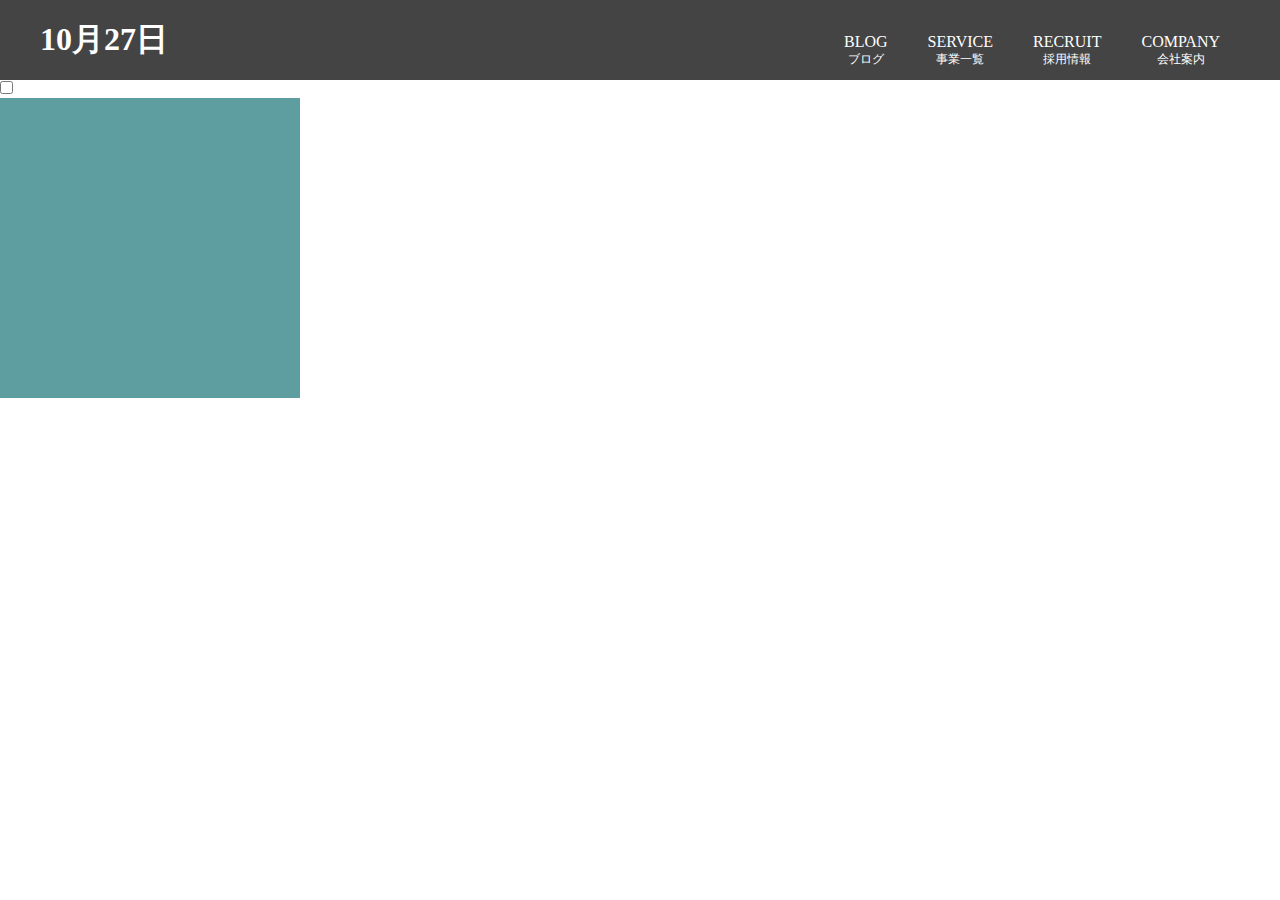
<file: index.html>
<!DOCTYPE html>
<html lang="en">

<head>
    <meta charset="UTF-8">
    <meta name="viewport" content="width=device-width, initial-scale=1.0">
    <title>GithubPagesのトップページ</title>
    <link rel="stylesheet" href="css/style.css">
    <style>
        .box0 {
            width: 300px;
            height: 300px;
            background-color: cadetblue;
        }


        #check0:checked~.box0 {
            background-color: coral;
            animation: move 5s;
        }

        /* :checkedは擬似クラス
         ::は擬似要素 */

        /* ＋は弟（inputから見て1個下の兄弟。今回はlabel ）
         ~は（下の兄弟要素） */

        @keyframes move {
            0% {
                transform: translate(0, 0);
            }

            25% {
                transform: translate(500px, 0);
            }

            50% {
                transform: translate(500px, 400px);
            }

            75% {
                transform: translate(0, 400px) rotate(0);
            }

            100% {
                transform: translate(0, 0) rotate(360deg);
            }
        }



        /* ーーーーーーーーーーーーーーー以下ハンバーガーメニューーーーーーーーーーーーーーーーー */
    </style>



</head>

<body>

    <!-- 本日やる事
    1：Github Page か下層ページにデータをアップしてブラウザに日付を表示できるか
    2：input type="checkbox"を使用してハンバーガーメニューが作成できるか -->



    <header>
        <h1>10月27日</h1>




        <!-- /* ーーーーーーーーーーーーーーー以下ハンバーガーメニューーーーーーーーーーーーーーーーー */ -->





        <input type="checkbox" id="check">
        <label for="check">
            <p class="btn"><span></span></p>
        </label>




        <nav class="g-nav">

            <ul>
                <li><a href="#">BLOG<span>ブログ</span></a></li>
                <li><a href="#">SERVICE<span>事業一覧</span></a></li>
                <li><a href="#">RECRUIT<span>採用情報</span></a></li>
                <li><a href="#">COMPANY<span>会社案内</span></a></li>
            </ul>
        </nav>

    </header>

    <!-- /* ーーーーーーーーーーーーーーーここまでハンバーガーメニューーーーーーーーーーーーーーーーー */ -->





    <input type="checkbox" id="check0">
    <label for="check0">
        <p>ボタン</p>
    </label>

    <div class="box0"></div>

</body>

</html>
</file>
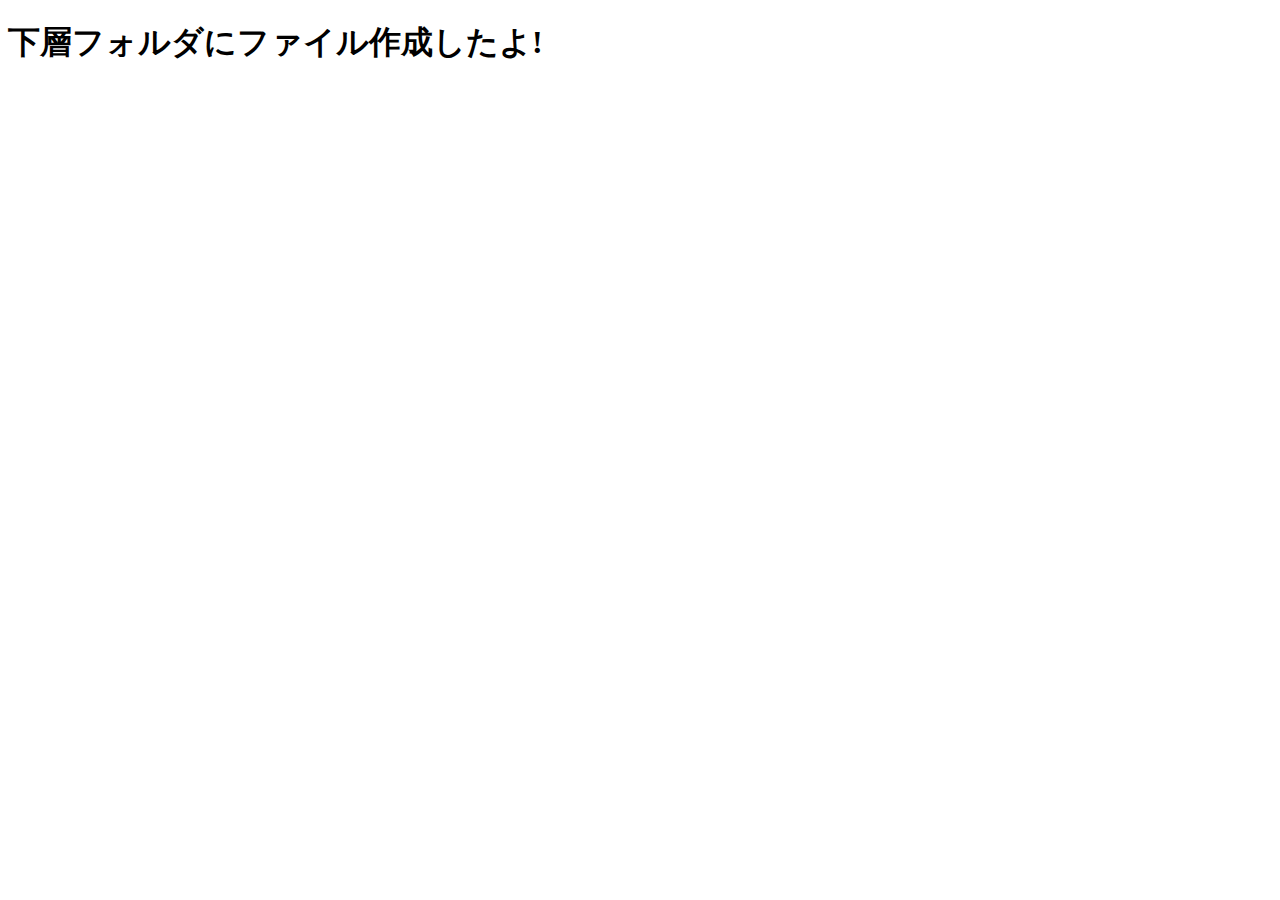
<file: 0825/index.html>
<!DOCTYPE html>
<html lang="ja">
<head>
    <meta charset="UTF-8">
    <meta name="viewport" content="width=device-width, initial-scale=1.0">
    <title>下層フォルダにファイル作成したよ</title>
</head>
<body>
    <h1>下層フォルダにファイル作成したよ!</h1>
</body>
</html>
</file>
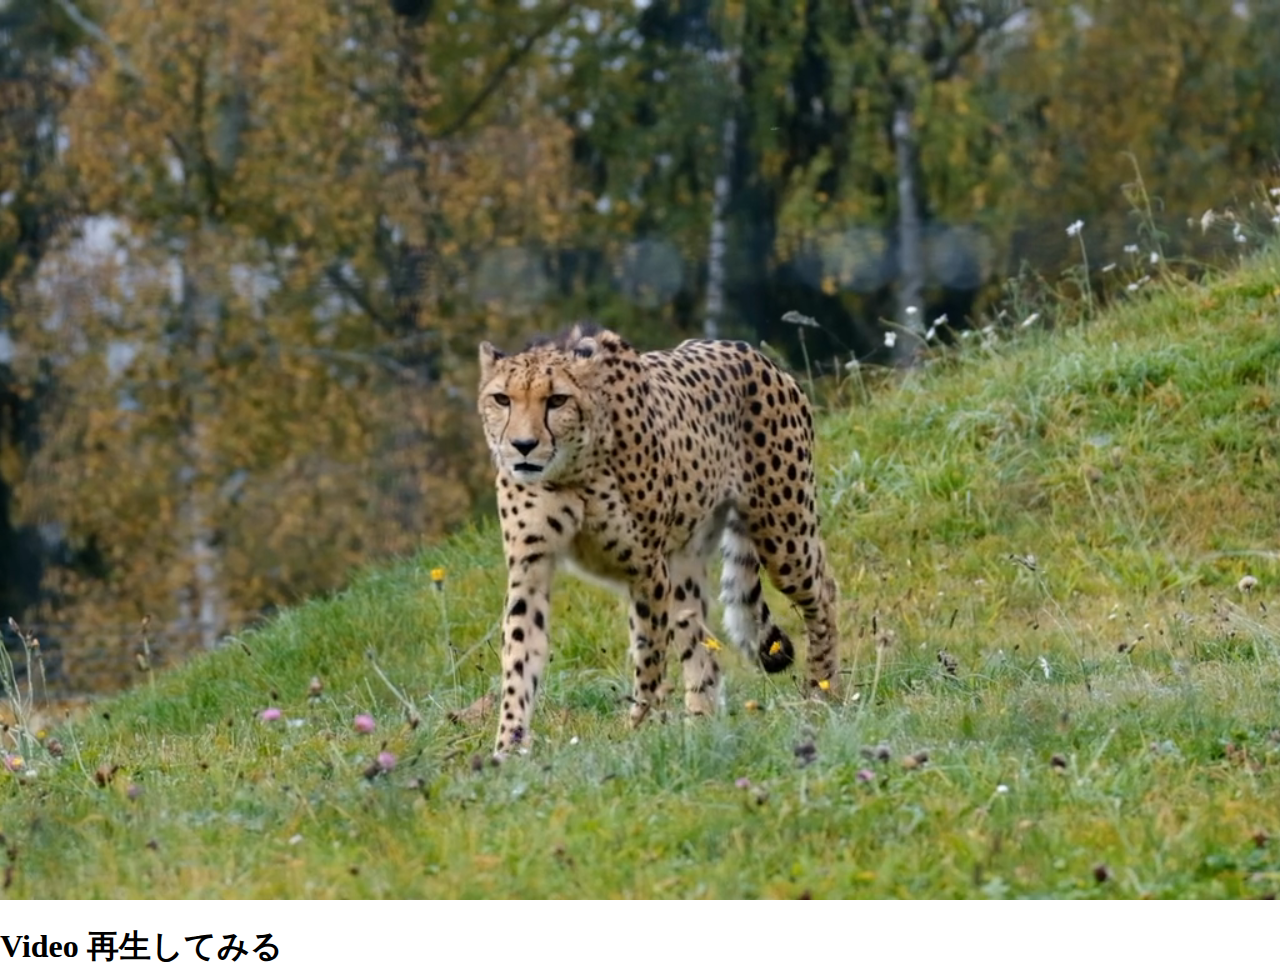
<file: video/index.html>
<!DOCTYPE html>
<html lang="ja">
<head>
    <meta charset="UTF-8">
    <meta name="viewport" content="width=device-width, initial-scale=1.0">
    <title>github_pageに動画をアップしてみる</title>

    <style>
        html,body{
            margin: 0;
            padding: 0;
        }

        .box{
            width: 100%;
            height: 100vh;
        }

        video{
            object-fit: cover;
            width: 100%;
            height: 100%;
        }


    </style>



</head>
<body>
    

    <div class="box">
        <video src="img/Cheetah.mp4" alt="" loop muted autoplay></video>

        <h1>Video 再生してみる</h1>

    </div>



</body>
</html>
</file>
<file: css/style.css>
@charset "utf-8";

/* ress.css • v1.2.2* MIT License* github.com/filipelinhares/ress*/html{box-sizing:border-box;-webkit-text-size-adjust:100%}*,:after,:before{background-repeat:no-repeat;box-sizing:inherit}:after,:before{text-decoration:inherit;vertical-align:inherit}*{padding:0;margin:0;box-sizing:border-box}audio:not([controls]){display:none;height:0}hr{overflow:visible}article,aside,details,figcaption,figure,footer,header,main,menu,nav,section,summary{display:block}summary{display:list-item}small{font-size:80%}[hidden],template{display:none}abbr[title]{border-bottom:1px dotted;text-decoration:none}a{background-color:transparent;-webkit-text-decoration-skip:objects}a:active,a:hover{outline-width:0}code,kbd,pre,samp{font-family:monospace,monospace}b,strong{font-weight:bolder}dfn{font-style:italic}mark{background-color:#ff0;color:#000}sub,sup{font-size:75%;line-height:0;position:relative;vertical-align:baseline}sub{bottom:-.25em}sup{top:-.5em}input{border-radius:0}[role=button],[type=button],[type=reset],[type=submit],button{cursor:pointer}[disabled]{cursor:default}[type=number]{width:auto}[type=search]{-webkit-appearance:textfield}[type=search]::-webkit-search-cancel-button,[type=search]::-webkit-search-decoration{-webkit-appearance:none}textarea{overflow:auto;resize:vertical}button,input,optgroup,select,textarea{font:inherit}optgroup{font-weight:700}button{overflow:visible}[type=button]::-moz-focus-inner,[type=reset]::-moz-focus-inner,[type=submit]::-moz-focus-inner,button::-moz-focus-inner{border-style:0;padding:0}[type=button]::-moz-focus-inner,[type=reset]::-moz-focus-inner,[type=submit]::-moz-focus-inner,button:-moz-focusring{outline:1px dotted ButtonText}[type=reset],[type=submit],button,html [type=button]{-webkit-appearance:button}button,select{text-transform:none}button,input,select,textarea{background-color:transparent;border-style:none;color:inherit}select{-moz-appearance:none;-webkit-appearance:none}select::-ms-expand{display:none}select::-ms-value{color:currentColor}legend{border:0;color:inherit;display:table;max-width:100%;white-space:normal}::-webkit-file-upload-button{-webkit-appearance:button;font:inherit}[type=search]{-webkit-appearance:textfield;outline-offset:-2px}img{border-style:none;vertical-align: bottom}progress{vertical-align:baseline}svg:not(:root){overflow:hidden}audio,canvas,progress,video{display:inline-block}@media screen{[hidden~=screen]{display:inherit}[hidden~=screen]:not(:active):not(:focus):not(:target){position:absolute!important;clip:rect(0 0 0 0)!important}}[aria-busy=true]{cursor:progress}[aria-controls]{cursor:pointer}[aria-disabled]{cursor:default}::-moz-selection{background-color:#b3d4fc;color:#000;text-shadow:none}::selection{background-color:#b3d4fc;color:#000;text-shadow:none}ul,ol{list-style:none;}a{text-decoration:none;}.wrapper{overflow:hidden;}body{overflow-y:scroll;}




/* PC用ナビゲーション */
    header{
        width: 100%;
        height: 80px;
        background-color: #444444;
        color:#FFF;
        display: flex;
        align-items: center;
        padding: 0 40px;
        justify-content: space-between;        
    }


    .g-nav>ul{
        display: flex;
        padding-top: 20px;
    }

    .g-nav li{
        margin: 0 20px;
    }

    .g-nav a{
        display: block;
        color: #FFF;
        text-align: center;
        
    }

    .g-nav a:hover{
        text-decoration: underline;
    }
    
    .g-nav a>span{
        display: block;
        font-size: 12px;

    }

    /* .g-nav a>span::before{
        display: block;
        content: "●";
        color: aquamarine;

    }


    .g-nav a:hover>span{
        transform: translate(0,10px);
    } */


    #check,label{
        display: none;
           
    }






/* SP用ナビゲーション */


@media (max-width:767px){
    label{
        display: block;
        
    }

    header{
        height: 60px;
        padding: 0 10px;
    }

    /* .btn{
     width: 50px;
     height: 50px;
    } */

    .btn>span{
        width: 30px;
        height: 3px;
        background-color: #FFF;
        position: absolute;
        top: 0;
        left: 0;
        right: 0;
        bottom: 0;
        margin: auto;
    }

    .btn>span::before{
        width: 30px;
        height: 3px;
        background-color: #FFF;
        position: absolute;
        top: -20px;
        left: 0;
        right: 0;
        bottom: 0;
        margin: auto;
    }

    .btn>span::after{
        width: 30px;
        height: 3px;
        background-color: #FFF;
        position: absolute;
        top: 0;
        left: 0;
        right: 0;
        bottom: -40px;
        margin: auto;
    }

    #check:checked+label span{
        background-color: transparent;
    }

    #check:checked+label span::before{
        top: 0;
        transform: rotate(45deg);
    }

    #check:checked+label span::after{
        bottom: 20px;
        transform: rotate(-45deg);
    }





    .g-nav{
        width: 100%;
        height: 60vh;
        position: fixed;
        top: 60px;
        left: 0;
        background-color: aquamarine;
        transform: translate(100%,0);
        transition: 0.2s;
    }

    #check:checked ~ .g-nav{
        transform: translate(0,0);
    }

    .g-nav ul{
        display: block;
    }

    .g-nav li{
        border-bottom: 1px solid #444;
    }
    .g-nav a{
        color: #444;
        text-align: left;
    }

    .g-nav a>span{
        display: inline-block;
        margin-left: 20px;

    }




}
</file>
